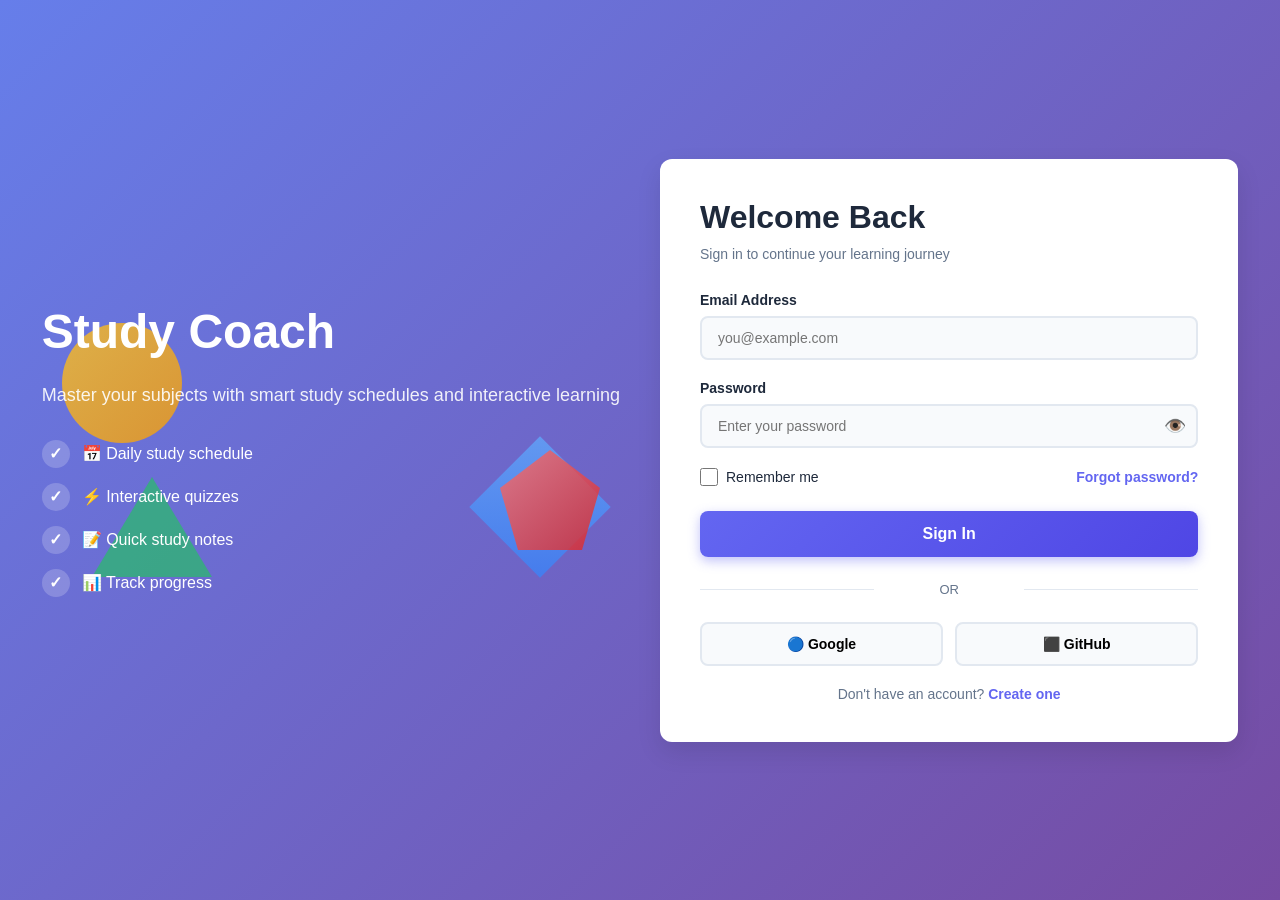
<file: index.html>
<!DOCTYPE html>
<html lang="en">
<head>
    <meta charset="UTF-8">
    <meta name="viewport" content="width=device-width, initial-scale=1.0">
    <title>Study Coach - Learn Smarter</title>
    <link rel="stylesheet" href="css/style.css">
    <link rel="stylesheet" href="https://cdnjs.cloudflare.com/ajax/libs/font-awesome/6.4.0/css/all.min.css">
</head>
<body>
    <div id="app"></div>
    <script src="js/app.js"></script>
</body>
</html>
</file>
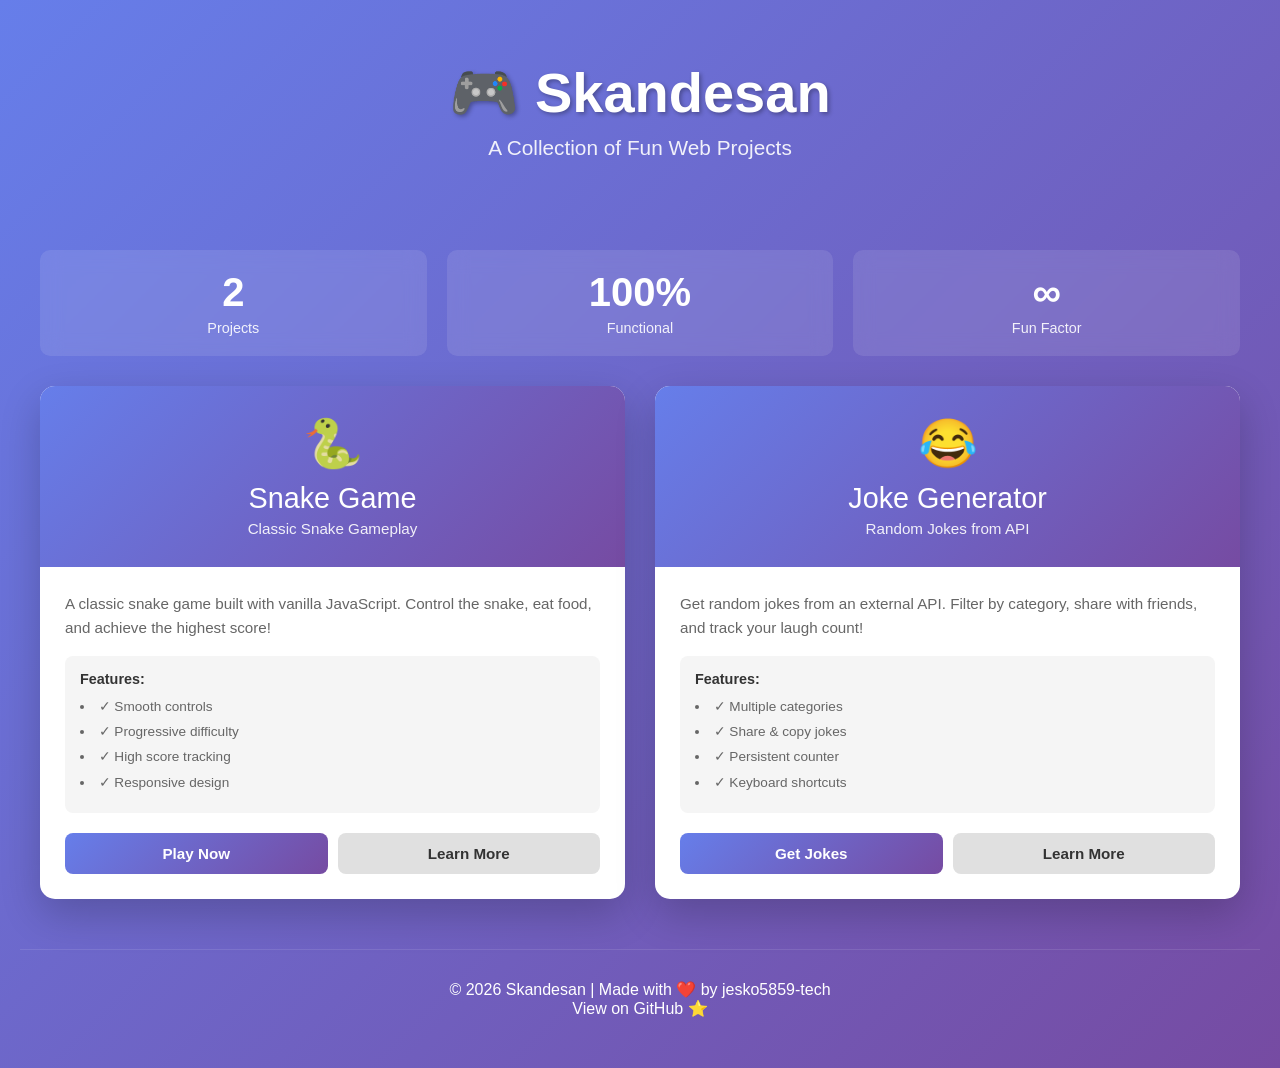
<file: projects-hub.html>
<!DOCTYPE html>
<html lang="en">
<head>
    <meta charset="UTF-8">
    <meta name="viewport" content="width=device-width, initial-scale=1.0">
    <title>Skandesan - Projects Hub</title>
    <style>
        * {
            margin: 0;
            padding: 0;
            box-sizing: border-box;
        }

        body {
            font-family: 'Segoe UI', Tahoma, Geneva, Verdana, sans-serif;
            background: linear-gradient(135deg, #667eea 0%, #764ba2 100%);
            min-height: 100vh;
            padding: 20px;
        }

        .container {
            max-width: 1200px;
            margin: 0 auto;
        }

        header {
            text-align: center;
            color: white;
            margin-bottom: 50px;
            padding: 40px 20px;
        }

        header h1 {
            font-size: 3.5em;
            margin-bottom: 10px;
            text-shadow: 2px 2px 4px rgba(0, 0, 0, 0.3);
        }

        header p {
            font-size: 1.3em;
            opacity: 0.9;
        }

        .projects-grid {
            display: grid;
            grid-template-columns: repeat(auto-fit, minmax(320px, 1fr));
            gap: 30px;
            margin-bottom: 50px;
        }

        .project-card {
            background: white;
            border-radius: 15px;
            overflow: hidden;
            box-shadow: 0 15px 40px rgba(0, 0, 0, 0.2);
            transition: all 0.3s ease;
            cursor: pointer;
        }

        .project-card:hover {
            transform: translateY(-10px);
            box-shadow: 0 25px 50px rgba(0, 0, 0, 0.3);
        }

        .project-header {
            background: linear-gradient(135deg, #667eea 0%, #764ba2 100%);
            color: white;
            padding: 30px 20px;
            text-align: center;
        }

        .project-emoji {
            font-size: 3em;
            margin-bottom: 10px;
        }

        .project-title {
            font-size: 1.8em;
            margin-bottom: 5px;
        }

        .project-subtitle {
            font-size: 0.95em;
            opacity: 0.9;
        }

        .project-body {
            padding: 25px;
        }

        .project-description {
            color: #666;
            margin-bottom: 15px;
            line-height: 1.6;
            font-size: 0.95em;
        }

        .features {
            background: #f5f5f5;
            padding: 15px;
            border-radius: 8px;
            margin-bottom: 20px;
        }

        .features h4 {
            color: #333;
            margin-bottom: 10px;
            font-size: 0.9em;
        }

        .features ul {
            list-style-position: inside;
            color: #666;
            font-size: 0.85em;
            line-height: 1.5;
        }

        .features li {
            margin-bottom: 5px;
        }

        .btn-container {
            display: flex;
            gap: 10px;
        }

        .btn {
            flex: 1;
            padding: 12px;
            border: none;
            border-radius: 8px;
            font-weight: 600;
            cursor: pointer;
            transition: all 0.3s ease;
            text-decoration: none;
            display: inline-block;
            text-align: center;
            font-size: 0.95em;
        }

        .btn-primary {
            background: linear-gradient(135deg, #667eea 0%, #764ba2 100%);
            color: white;
        }

        .btn-primary:hover {
            transform: translateY(-2px);
            box-shadow: 0 8px 20px rgba(102, 126, 234, 0.4);
        }

        .btn-secondary {
            background: #e0e0e0;
            color: #333;
        }

        .btn-secondary:hover {
            background: #d0d0d0;
        }

        footer {
            text-align: center;
            color: white;
            padding: 30px 20px;
            border-top: 1px solid rgba(255, 255, 255, 0.1);
            margin-top: 50px;
        }

        .stats {
            display: grid;
            grid-template-columns: repeat(auto-fit, minmax(150px, 1fr));
            gap: 20px;
            margin-bottom: 30px;
            text-align: center;
            color: white;
        }

        .stat-card {
            background: rgba(255, 255, 255, 0.1);
            padding: 20px;
            border-radius: 10px;
            backdrop-filter: blur(10px);
        }

        .stat-number {
            font-size: 2.5em;
            font-weight: bold;
            margin-bottom: 5px;
        }

        .stat-label {
            font-size: 0.9em;
            opacity: 0.9;
        }

        @media (max-width: 768px) {
            header h1 {
                font-size: 2.5em;
            }

            .projects-grid {
                grid-template-columns: 1fr;
                gap: 20px;
            }

            .btn-container {
                flex-direction: column;
            }
        }
    </style>
</head>
<body>
    <div class="container">
        <header>
            <h1>🎮 Skandesan</h1>
            <p>A Collection of Fun Web Projects</p>
        </header>

        <div class="stats">
            <div class="stat-card">
                <div class="stat-number">2</div>
                <div class="stat-label">Projects</div>
            </div>
            <div class="stat-card">
                <div class="stat-number">100%</div>
                <div class="stat-label">Functional</div>
            </div>
            <div class="stat-card">
                <div class="stat-number">∞</div>
                <div class="stat-label">Fun Factor</div>
            </div>
        </div>

        <div class="projects-grid">
            <!-- Snake Game Card -->
            <div class="project-card">
                <div class="project-header">
                    <div class="project-emoji">🐍</div>
                    <div class="project-title">Snake Game</div>
                    <div class="project-subtitle">Classic Snake Gameplay</div>
                </div>
                <div class="project-body">
                    <p class="project-description">
                        A classic snake game built with vanilla JavaScript. Control the snake, eat food, and achieve the highest score!
                    </p>
                    <div class="features">
                        <h4>Features:</h4>
                        <ul>
                            <li>✓ Smooth controls</li>
                            <li>✓ Progressive difficulty</li>
                            <li>✓ High score tracking</li>
                            <li>✓ Responsive design</li>
                        </ul>
                    </div>
                    <div class="btn-container">
                        <a href="index.html" class="btn btn-primary">Play Now</a>
                        <a href="README.md" class="btn btn-secondary">Learn More</a>
                    </div>
                </div>
            </div>

            <!-- Joke Generator Card -->
            <div class="project-card">
                <div class="project-header">
                    <div class="project-emoji">😂</div>
                    <div class="project-title">Joke Generator</div>
                    <div class="project-subtitle">Random Jokes from API</div>
                </div>
                <div class="project-body">
                    <p class="project-description">
                        Get random jokes from an external API. Filter by category, share with friends, and track your laugh count!
                    </p>
                    <div class="features">
                        <h4>Features:</h4>
                        <ul>
                            <li>✓ Multiple categories</li>
                            <li>✓ Share & copy jokes</li>
                            <li>✓ Persistent counter</li>
                            <li>✓ Keyboard shortcuts</li>
                        </ul>
                    </div>
                    <div class="btn-container">
                        <a href="joke-index.html" class="btn btn-primary">Get Jokes</a>
                        <a href="README-JOKE.md" class="btn btn-secondary">Learn More</a>
                    </div>
                </div>
            </div>
        </div>
    </div>

    <footer>
        <p>&copy; 2026 Skandesan | Made with ❤️ by jesko5859-tech</p>
        <p>
            <a href="https://github.com/jesko5859-tech/Skandesan" style="color: white; text-decoration: none;">
                View on GitHub ⭐
            </a>
        </p>
    </footer>
</body>
</html>
</file>
<file: css/style.css>
:root {
    --primary: #6366f1;
    --primary-light: #818cf8;
    --primary-dark: #4f46e5;
    --secondary: #ec4899;
    --success: #10b981;
    --warning: #f59e0b;
    --danger: #ef4444;
    --bg-light: #f8fafc;
    --bg-white: #ffffff;
    --text-dark: #1e293b;
    --text-gray: #64748b;
    --border-color: #e2e8f0;
    --radius: 12px;
    --shadow: 0 4px 6px rgba(0, 0, 0, 0.07);
    --shadow-lg: 0 10px 25px rgba(0, 0, 0, 0.1);
}

* {
    margin: 0;
    padding: 0;
    box-sizing: border-box;
}

body {
    font-family: 'Segoe UI', Tahoma, Geneva, Verdana, sans-serif;
    color: var(--text-dark);
    min-height: 100vh;
}

/* ==================== LOGIN PAGE ==================== */
.login-container {
    min-height: 100vh;
    display: flex;
    align-items: center;
    justify-content: center;
    padding: 20px;
    background: linear-gradient(135deg, #667eea 0%, #764ba2 100%);
}

.login-wrapper {
    display: grid;
    grid-template-columns: 1fr 1fr;
    gap: 40px;
    align-items: center;
    max-width: 1200px;
}

.login-visual {
    display: flex;
    align-items: center;
    justify-content: center;
    gap: 20px;
    position: relative;
}

.geometric-shape {
    position: absolute;
    opacity: 0.8;
    animation: float 6s ease-in-out infinite;
}

.shape-circle {
    width: 120px;
    height: 120px;
    background: linear-gradient(135deg, #fbbf24, #f59e0b);
    border-radius: 50%;
    top: 20px;
    left: 20px;
    animation-delay: 0s;
}

.shape-square {
    width: 100px;
    height: 100px;
    background: linear-gradient(135deg, #60a5fa, #3b82f6);
    transform: rotate(45deg);
    bottom: 40px;
    right: 30px;
    animation-delay: 2s;
}

.shape-triangle {
    width: 0;
    height: 0;
    border-left: 60px solid transparent;
    border-right: 60px solid transparent;
    border-bottom: 100px solid rgba(34, 197, 94, 0.8);
    bottom: 20px;
    left: 50px;
    animation-delay: 4s;
}

.shape-pentagon {
    width: 100px;
    height: 100px;
    background: linear-gradient(135deg, #f87171, #dc2626);
    clip-path: polygon(50% 0%, 100% 38%, 82% 100%, 18% 100%, 0% 38%);
    top: 50%;
    right: 20px;
    animation-delay: 1s;
}

@keyframes float {
    0%, 100% { transform: translateY(0px) rotate(0deg); }
    50% { transform: translateY(20px) rotate(10deg); }
}

.login-hero-text {
    color: white;
    z-index: 10;
    position: relative;
}

.login-hero-text h1 {
    font-size: 48px;
    font-weight: 700;
    margin-bottom: 20px;
    line-height: 1.2;
}

.login-hero-text p {
    font-size: 18px;
    opacity: 0.9;
    margin-bottom: 30px;
    line-height: 1.6;
}

.features-list {
    display: flex;
    flex-direction: column;
    gap: 15px;
}

.feature-item {
    display: flex;
    align-items: center;
    gap: 12px;
    color: white;
    font-size: 16px;
    animation: slideInLeft 0.6s ease forwards;
    opacity: 0;
}

.feature-item:nth-child(1) { animation-delay: 0.2s; }
.feature-item:nth-child(2) { animation-delay: 0.4s; }
.feature-item:nth-child(3) { animation-delay: 0.6s; }
.feature-item:nth-child(4) { animation-delay: 0.8s; }

@keyframes slideInLeft {
    from { opacity: 0; transform: translateX(-30px); }
    to { opacity: 1; transform: translateX(0); }
}

.feature-item::before {
    content: '\2713';
    width: 28px;
    height: 28px;
    background: rgba(255, 255, 255, 0.2);
    border-radius: 50%;
    display: flex;
    align-items: center;
    justify-content: center;
    font-weight: bold;
}

.login-form {
    background: var(--bg-white);
    padding: 40px;
    border-radius: var(--radius);
    box-shadow: var(--shadow-lg);
    animation: slideUp 0.6s ease;
}

@keyframes slideUp {
    from { opacity: 0; transform: translateY(30px); }
    to { opacity: 1; transform: translateY(0); }
}

.login-form h2 {
    font-size: 32px;
    margin-bottom: 10px;
    color: var(--text-dark);
}

.login-form p {
    color: var(--text-gray);
    margin-bottom: 30px;
    font-size: 14px;
}

.form-group {
    margin-bottom: 20px;
}

.form-group label {
    display: block;
    margin-bottom: 8px;
    color: var(--text-dark);
    font-weight: 600;
    font-size: 14px;
}

.form-group input,
.form-group select {
    width: 100%;
    padding: 12px 16px;
    border: 2px solid var(--border-color);
    border-radius: 8px;
    font-size: 14px;
    transition: all 0.3s ease;
    background: var(--bg-light);
}

.form-group input:focus,
.form-group select:focus {
    outline: none;
    border-color: var(--primary);
    box-shadow: 0 0 0 3px rgba(99, 102, 241, 0.1);
    background: var(--bg-white);
}

.password-field {
    position: relative;
}

.toggle-password {
    position: absolute;
    right: 12px;
    top: 50%;
    transform: translateY(-50%);
    cursor: pointer;
    color: var(--text-gray);
    font-size: 18px;
}

.form-options {
    display: flex;
    justify-content: space-between;
    align-items: center;
    margin-bottom: 25px;
    font-size: 14px;
}

.checkbox-group {
    display: flex;
    align-items: center;
    gap: 8px;
}

.checkbox-group input[type="checkbox"] {
    width: 18px;
    height: 18px;
    cursor: pointer;
    accent-color: var(--primary);
}

.form-options a {
    color: var(--primary);
    text-decoration: none;
    font-weight: 600;
    transition: color 0.3s ease;
}

.form-options a:hover {
    color: var(--primary-dark);
}

.btn-login {
    width: 100%;
    padding: 14px;
    background: linear-gradient(135deg, var(--primary), var(--primary-dark));
    color: white;
    border: none;
    border-radius: 8px;
    font-size: 16px;
    font-weight: 600;
    cursor: pointer;
    transition: all 0.3s ease;
    box-shadow: 0 4px 12px rgba(99, 102, 241, 0.4);
}

.btn-login:hover {
    transform: translateY(-2px);
    box-shadow: 0 6px 20px rgba(99, 102, 241, 0.6);
}

.btn-login:active {
    transform: translateY(0);
}

.signup-link {
    text-align: center;
    margin-top: 20px;
    color: var(--text-gray);
    font-size: 14px;
}

.signup-link a {
    color: var(--primary);
    text-decoration: none;
    font-weight: 600;
    cursor: pointer;
}

.divider {
    text-align: center;
    margin: 25px 0;
    position: relative;
    color: var(--text-gray);
    font-size: 13px;
}

.divider::before {
    content: '';
    position: absolute;
    left: 0;
    top: 50%;
    width: 35%;
    height: 1px;
    background: var(--border-color);
}

.divider::after {
    content: '';
    position: absolute;
    right: 0;
    top: 50%;
    width: 35%;
    height: 1px;
    background: var(--border-color);
}

.social-buttons {
    display: grid;
    grid-template-columns: 1fr 1fr;
    gap: 12px;
}

.btn-social {
    padding: 12px;
    border: 2px solid var(--border-color);
    border-radius: 8px;
    background: var(--bg-light);
    cursor: pointer;
    font-size: 14px;
    font-weight: 600;
    transition: all 0.3s ease;
}

.btn-social:hover {
    border-color: var(--primary);
    background: rgba(99, 102, 241, 0.05);
}

/* ==================== DASHBOARD PAGE ==================== */
.dashboard-container {
    display: flex;
    height: 100vh;
    background: var(--bg-light);
}

.sidebar {
    width: 280px;
    background: var(--bg-white);
    border-right: 1px solid var(--border-color);
    padding: 30px 20px;
    overflow-y: auto;
    box-shadow: var(--shadow);
}

.logo {
    font-size: 24px;
    font-weight: 700;
    color: var(--primary);
    margin-bottom: 40px;
    display: flex;
    align-items: center;
    gap: 10px;
}

.nav-menu {
    list-style: none;
}

.nav-item {
    margin-bottom: 8px;
}

.nav-link {
    display: flex;
    align-items: center;
    gap: 12px;
    padding: 12px 16px;
    color: var(--text-gray);
    text-decoration: none;
    border-radius: 8px;
    transition: all 0.3s ease;
    cursor: pointer;
    font-size: 15px;
    font-weight: 500;
}

.nav-link:hover,
.nav-link.active {
    color: var(--primary);
    background: rgba(99, 102, 241, 0.1);
}

.main-content {
    flex: 1;
    display: flex;
    flex-direction: column;
    overflow: hidden;
}

.top-bar {
    background: var(--bg-white);
    padding: 20px 30px;
    border-bottom: 1px solid var(--border-color);
    display: flex;
    justify-content: space-between;
    align-items: center;
    box-shadow: var(--shadow);
}

.search-bar {
    flex: 1;
    max-width: 400px;
    display: flex;
    align-items: center;
    gap: 10px;
    background: var(--bg-light);
    padding: 10px 16px;
    border-radius: 8px;
    border: 1px solid var(--border-color);
}

.search-bar input {
    flex: 1;
    border: none;
    background: transparent;
    outline: none;
    font-size: 14px;
}

.user-menu {
    display: flex;
    align-items: center;
    gap: 20px;
}

.notification-icon {
    position: relative;
    cursor: pointer;
    font-size: 20px;
}

.notification-badge {
    position: absolute;
    top: -8px;
    right: -8px;
    width: 20px;
    height: 20px;
    background: var(--danger);
    color: white;
    border-radius: 50%;
    display: flex;
    align-items: center;
    justify-content: center;
    font-size: 12px;
    font-weight: bold;
}

.user-profile {
    display: flex;
    align-items: center;
    gap: 12px;
    cursor: pointer;
}

.user-avatar {
    width: 40px;
    height: 40px;
    border-radius: 50%;
    background: linear-gradient(135deg, var(--primary), var(--secondary));
    display: flex;
    align-items: center;
    justify-content: center;
    color: white;
    font-weight: bold;
    font-size: 18px;
}

.content-area {
    flex: 1;
    overflow-y: auto;
    padding: 30px;
}

.section {
    display: none;
}

.section.active {
    display: block;
    animation: fadeIn 0.3s ease;
}

@keyframes fadeIn {
    from { opacity: 0; transform: translateY(10px); }
    to { opacity: 1; transform: translateY(0); }
}

.section-title {
    font-size: 28px;
    font-weight: 700;
    margin-bottom: 30px;
    color: var(--text-dark);
}

/* ==================== DASHBOARD - HOME ==================== */
.dashboard-grid {
    display: grid;
    grid-template-columns: repeat(auto-fit, minmax(280px, 1fr));
    gap: 20px;
    margin-bottom: 40px;
}

.card {
    background: var(--bg-white);
    border-radius: var(--radius);
    padding: 24px;
    box-shadow: var(--shadow);
    transition: all 0.3s ease;
    border: 1px solid var(--border-color);
}

.card:hover {
    transform: translateY(-5px);
    box-shadow: var(--shadow-lg);
}

.stat-card {
    position: relative;
    overflow: hidden;
}

.stat-card::before {
    content: '';
    position: absolute;
    top: 0;
    right: -50px;
    width: 150px;
    height: 150px;
    background: var(--geometric-pattern);
    opacity: 0.05;
    border-radius: 50%;
}

.stat-value {
    font-size: 32px;
    font-weight: 700;
    color: var(--primary);
    margin-bottom: 8px;
}

.stat-label {
    color: var(--text-gray);
    font-size: 14px;
    font-weight: 600;
}

.progress-bar {
    width: 100%;
    height: 8px;
    background: var(--border-color);
    border-radius: 4px;
    overflow: hidden;
    margin-top: 12px;
}

.progress-fill {
    height: 100%;
    background: linear-gradient(90deg, var(--primary), var(--primary-light));
    border-radius: 4px;
    transition: width 0.3s ease;
}

/* ==================== CAROUSEL SLIDER ==================== */
.carousel-container {
    position: relative;
    background: var(--bg-white);
    border-radius: var(--radius);
    overflow: hidden;
    box-shadow: var(--shadow-lg);
    margin-bottom: 40px;
    height: 400px;
}

.carousel-wrapper {
    display: flex;
    width: 100%;
    height: 100%;
    position: relative;
}

.carousel-slide {
    min-width: 100%;
    height: 100%;
    display: flex;
    align-items: center;
    justify-content: center;
    padding: 40px;
    background: linear-gradient(135deg, var(--primary), var(--primary-dark));
    color: white;
    text-align: center;
    animation: fadeInCarousel 0.5s ease;
    position: relative;
}

@keyframes fadeInCarousel {
    from { opacity: 0; }
    to { opacity: 1; }
}

.carousel-slide-content {
    max-width: 600px;
}

.carousel-slide-time {
    font-size: 14px;
    opacity: 0.9;
    margin-bottom: 10px;
}

.carousel-slide-subject {
    font-size: 36px;
    font-weight: 700;
    margin-bottom: 15px;
}

.carousel-slide-topic {
    font-size: 18px;
    opacity: 0.95;
    margin-bottom: 20px;
}

.carousel-slide-duration {
    font-size: 16px;
    display: inline-block;
    background: rgba(255, 255, 255, 0.2);
    padding: 8px 16px;
    border-radius: 20px;
}

/* Geometric decorations in carousel */
.carousel-decoration {
    position: absolute;
    opacity: 0.1;
    pointer-events: none;
}

.carousel-circle {
    width: 300px;
    height: 300px;
    background: white;
    border-radius: 50%;
    top: -100px;
    right: -100px;
}

.carousel-square {
    width: 200px;
    height: 200px;
    background: white;
    transform: rotate(45deg);
    bottom: -80px;
    left: -80px;
}

.carousel-controls {
    position: absolute;
    bottom: 30px;
    left: 50%;
    transform: translateX(-50%);
    display: flex;
    gap: 10px;
    z-index: 10;
}

.carousel-dot {
    width: 10px;
    height: 10px;
    background: rgba(255, 255, 255, 0.5);
    border-radius: 50%;
    cursor: pointer;
    transition: all 0.3s ease;
}

.carousel-dot.active {
    background: white;
    width: 30px;
    border-radius: 5px;
}

.carousel-nav {
    position: absolute;
    top: 50%;
    transform: translateY(-50%);
    width: 50px;
    height: 50px;
    background: rgba(255, 255, 255, 0.2);
    border: none;
    color: white;
    font-size: 24px;
    cursor: pointer;
    border-radius: 50%;
    display: flex;
    align-items: center;
    justify-content: center;
    transition: all 0.3s ease;
    z-index: 5;
}

.carousel-nav:hover {
    background: rgba(255, 255, 255, 0.4);
}

.carousel-prev {
    left: 20px;
}

.carousel-next {
    right: 20px;
}

/* ==================== TIMETABLE ==================== */
.timetable-header {
    display: flex;
    justify-content: space-between;
    align-items: center;
    margin-bottom: 30px;
}

.timetable-wrapper {
    background: var(--bg-white);
    border-radius: var(--radius);
    overflow: hidden;
    box-shadow: var(--shadow);
    border: 1px solid var(--border-color);
}

.timetable {
    width: 100%;
    border-collapse: collapse;
}

.timetable th {
    background: linear-gradient(135deg, var(--primary), var(--primary-dark));
    color: white;
    padding: 16px;
    text-align: left;
    font-weight: 600;
    font-size: 14px;
}

.timetable td {
    padding: 16px;
    border-bottom: 1px solid var(--border-color);
}

.timetable tr:hover {
    background: var(--bg-light);
}

.time-slot {
    font-weight: 600;
    color: var(--primary);
}

.subject-badge {
    display: inline-block;
    padding: 6px 12px;
    border-radius: 6px;
    font-size: 13px;
    font-weight: 600;
}

.subject-badge.math {
    background: rgba(99, 102, 241, 0.1);
    color: var(--primary);
}

.subject-badge.english {
    background: rgba(16, 185, 129, 0.1);
    color: var(--success);
}

.subject-badge.science {
    background: rgba(245, 158, 11, 0.1);
    color: var(--warning);
}

.subject-badge.history {
    background: rgba(236, 72, 153, 0.1);
    color: var(--secondary);
}

.btn-add-schedule {
    display: inline-flex;
    align-items: center;
    gap: 8px;
    padding: 12px 20px;
    background: linear-gradient(135deg, var(--primary), var(--primary-dark));
    color: white;
    border: none;
    border-radius: 8px;
    font-weight: 600;
    cursor: pointer;
    transition: all 0.3s ease;
}

.btn-add-schedule:hover {
    transform: translateY(-2px);
    box-shadow: 0 4px 12px rgba(99, 102, 241, 0.4);
}

/* ==================== NOTES ==================== */
.notes-container {
    display: grid;
    grid-template-columns: repeat(auto-fill, minmax(300px, 1fr));
    gap: 20px;
}

.note-card {
    background: var(--bg-white);
    border-radius: var(--radius);
    padding: 20px;
    box-shadow: var(--shadow);
    border-left: 4px solid var(--primary);
    transition: all 0.3s ease;
    cursor: pointer;
    position: relative;
}

.note-card:hover {
    transform: translateY(-5px);
    box-shadow: var(--shadow-lg);
}

.note-card.science {
    border-left-color: var(--warning);
}

.note-card.english {
    border-left-color: var(--success);
}

.note-card.history {
    border-left-color: var(--secondary);
}

.note-header {
    display: flex;
    justify-content: space-between;
    align-items: start;
    margin-bottom: 12px;
}

.note-title {
    font-size: 18px;
    font-weight: 700;
    color: var(--text-dark);
}

.note-date {
    font-size: 12px;
    color: var(--text-gray);
}

.note-content {
    color: var(--text-gray);
    font-size: 14px;
    line-height: 1.6;
    margin-bottom: 16px;
    max-height: 100px;
    overflow: hidden;
}

.note-footer {
    display: flex;
    justify-content: space-between;
    align-items: center;
    border-top: 1px solid var(--border-color);
    padding-top: 12px;
}

.note-category {
    font-size: 12px;
    font-weight: 600;
    color: var(--text-gray);
}

.note-actions {
    display: flex;
    gap: 8px;
}

.icon-btn {
    width: 32px;
    height: 32px;
    border: none;
    background: var(--bg-light);
    border-radius: 6px;
    cursor: pointer;
    display: flex;
    align-items: center;
    justify-content: center;
    transition: all 0.3s ease;
    color: var(--text-gray);
}

.icon-btn:hover {
    background: var(--primary);
    color: white;
}

.btn-new-note {
    display: inline-flex;
    align-items: center;
    gap: 8px;
    padding: 12px 20px;
    background: linear-gradient(135deg, var(--primary), var(--primary-dark));
    color: white;
    border: none;
    border-radius: 8px;
    font-weight: 600;
    cursor: pointer;
    margin-bottom: 30px;
    transition: all 0.3s ease;
}

.btn-new-note:hover {
    transform: translateY(-2px);
    box-shadow: 0 4px 12px rgba(99, 102, 241, 0.4);
}

/* ==================== QUIZZES ==================== */
.quiz-list {
    display: grid;
    grid-template-columns: repeat(auto-fill, minmax(320px, 1fr));
    gap: 20px;
}

.quiz-card {
    background: var(--bg-white);
    border-radius: var(--radius);
    overflow: hidden;
    box-shadow: var(--shadow);
    border: 1px solid var(--border-color);
    transition: all 0.3s ease;
}

.quiz-card:hover {
    transform: translateY(-5px);
    box-shadow: var(--shadow-lg);
}

.quiz-header {
    padding: 20px;
    background: linear-gradient(135deg, var(--primary), var(--primary-dark));
    color: white;
}

.quiz-title {
    font-size: 18px;
    font-weight: 700;
    margin-bottom: 8px;
}

.quiz-questions {
    font-size: 13px;
    opacity: 0.9;
}

.quiz-body {
    padding: 20px;
}

.quiz-meta {
    display: grid;
    grid-template-columns: 1fr 1fr;
    gap: 15px;
    margin-bottom: 20px;
}

.quiz-stat {
    text-align: center;
    padding: 12px;
    background: var(--bg-light);
    border-radius: 8px;
}

.quiz-stat-value {
    font-size: 20px;
    font-weight: 700;
    color: var(--primary);
}

.quiz-stat-label {
    font-size: 12px;
    color: var(--text-gray);
    margin-top: 4px;
}

.btn-start-quiz {
    width: 100%;
    padding: 12px;
    background: linear-gradient(135deg, var(--primary), var(--primary-dark));
    color: white;
    border: none;
    border-radius: 8px;
    font-weight: 600;
    cursor: pointer;
    transition: all 0.3s ease;
}

.btn-start-quiz:hover {
    transform: translateY(-2px);
    box-shadow: 0 4px 12px rgba(99, 102, 241, 0.4);
}

.btn-new-quiz {
    display: inline-flex;
    align-items: center;
    gap: 8px;
    padding: 12px 20px;
    background: linear-gradient(135deg, var(--primary), var(--primary-dark));
    color: white;
    border: none;
    border-radius: 8px;
    font-weight: 600;
    cursor: pointer;
    margin-bottom: 30px;
    transition: all 0.3s ease;
}

.btn-new-quiz:hover {
    transform: translateY(-2px);
    box-shadow: 0 4px 12px rgba(99, 102, 241, 0.4);
}

/* ==================== QUIZ VIEW ==================== */
.quiz-container {
    max-width: 800px;
    margin: 0 auto;
    background: var(--bg-white);
    border-radius: var(--radius);
    overflow: hidden;
    box-shadow: var(--shadow-lg);
    border: 1px solid var(--border-color);
}

.quiz-progress {
    height: 6px;
    background: var(--border-color);
}

.quiz-progress-fill {
    height: 100%;
    background: linear-gradient(90deg, var(--primary), var(--primary-light));
    transition: width 0.3s ease;
}

.quiz-question-section {
    padding: 40px;
}

.quiz-question-number {
    font-size: 13px;
    font-weight: 600;
    color: var(--primary);
    margin-bottom: 12px;
}

.quiz-question-text {
    font-size: 24px;
    font-weight: 700;
    color: var(--text-dark);
    margin-bottom: 30px;
    line-height: 1.4;
}

.quiz-options {
    display: flex;
    flex-direction: column;
    gap: 12px;
    margin-bottom: 30px;
}

.quiz-option {
    padding: 16px;
    border: 2px solid var(--border-color);
    border-radius: 8px;
    cursor: pointer;
    transition: all 0.3s ease;
    background: var(--bg-light);
    display: flex;
    align-items: center;
    gap: 12px;
    font-size: 16px;
    font-weight: 500;
}

.quiz-option:hover {
    border-color: var(--primary);
    background: rgba(99, 102, 241, 0.05);
}

.quiz-option input[type="radio"] {
    width: 20px;
    height: 20px;
    cursor: pointer;
    accent-color: var(--primary);
}

.quiz-option.selected {
    border-color: var(--primary);
    background: rgba(99, 102, 241, 0.1);
}

.quiz-option.correct {
    border-color: var(--success);
    background: rgba(16, 185, 129, 0.1);
}

.quiz-option.incorrect {
    border-color: var(--danger);
    background: rgba(239, 68, 68, 0.1);
}

.quiz-nav-buttons {
    display: flex;
    gap: 12px;
    padding: 40px;
    justify-content: space-between;
    border-top: 1px solid var(--border-color);
}

.btn-prev,
.btn-next,
.btn-submit {
    padding: 12px 24px;
    border: 2px solid var(--border-color);
    border-radius: 8px;
    cursor: pointer;
    font-weight: 600;
    transition: all 0.3s ease;
    font-size: 15px;
}

.btn-prev {
    background: var(--bg-light);
    color: var(--text-dark);
}

.btn-prev:hover {
    border-color: var(--text-dark);
}

.btn-next {
    background: linear-gradient(135deg, var(--primary), var(--primary-dark));
    color: white;
    border-color: var(--primary);
}

.btn-next:hover {
    transform: translateY(-2px);
    box-shadow: 0 4px 12px rgba(99, 102, 241, 0.4);
}

.btn-submit {
    background: linear-gradient(135deg, var(--success), #059669);
    color: white;
    border-color: var(--success);
    flex: 1;
}

.btn-submit:hover {
    transform: translateY(-2px);
    box-shadow: 0 4px 12px rgba(16, 185, 129, 0.4);
}

/* ==================== MODAL ==================== */
.modal {
    display: none;
    position: fixed;
    top: 0;
    left: 0;
    width: 100%;
    height: 100%;
    background: rgba(0, 0, 0, 0.5);
    z-index: 1000;
    align-items: center;
    justify-content: center;
}

.modal.show {
    display: flex;
}

.modal-content {
    background: var(--bg-white);
    border-radius: var(--radius);
    width: 90%;
    max-width: 600px;
    max-height: 90vh;
    overflow-y: auto;
    box-shadow: var(--shadow-lg);
    animation: slideUp 0.3s ease;
}

.modal-header {
    display: flex;
    justify-content: space-between;
    align-items: center;
    padding: 24px;
    border-bottom: 1px solid var(--border-color);
    background: linear-gradient(135deg, var(--primary), var(--primary-dark));
    color: white;
}

.modal-title {
    font-size: 22px;
    font-weight: 700;
}

.close-btn {
    background: none;
    border: none;
    font-size: 28px;
    cursor: pointer;
    color: white;
    opacity: 0.8;
    transition: opacity 0.3s ease;
}

.close-btn:hover {
    opacity: 1;
}

.modal-body {
    padding: 30px;
}

.modal-footer {
    display: flex;
    gap: 12px;
    padding: 20px 24px;
    border-top: 1px solid var(--border-color);
    justify-content: flex-end;
}

.btn-cancel,
.btn-save {
    padding: 10px 20px;
    border: none;
    border-radius: 8px;
    font-weight: 600;
    cursor: pointer;
    transition: all 0.3s ease;
}

.btn-cancel {
    background: var(--bg-light);
    color: var(--text-dark);
}

.btn-cancel:hover {
    background: var(--border-color);
}

.btn-save {
    background: linear-gradient(135deg, var(--primary), var(--primary-dark));
    color: white;
}

.btn-save:hover {
    transform: translateY(-2px);
    box-shadow: 0 4px 12px rgba(99, 102, 241, 0.4);
}

textarea {
    font-family: inherit;
}

/* ==================== RESPONSIVE ==================== */
@media (max-width: 1024px) {
    .login-wrapper {
        grid-template-columns: 1fr;
    }

    .login-visual {
        display: none;
    }

    .dashboard-container {
        flex-direction: column;
    }

    .sidebar {
        width: 100%;
        height: auto;
        border-right: none;
        border-bottom: 1px solid var(--border-color);
        display: flex;
        justify-content: space-between;
        align-items: center;
        padding: 20px;
    }

    .nav-menu {
        display: flex;
        gap: 10px;
    }

    .nav-item {
        margin-bottom: 0;
    }

    .carousel-nav {
        width: 40px;
        height: 40px;
        font-size: 18px;
    }

    .carousel-prev {
        left: 10px;
    }

    .carousel-next {
        right: 10px;
    }
}

@media (max-width: 640px) {
    .login-form {
        padding: 30px 20px;
    }

    .login-form h2 {
        font-size: 24px;
    }

    .dashboard-grid {
        grid-template-columns: 1fr;
    }

    .social-buttons {
        grid-template-columns: 1fr;
    }

    .quiz-list {
        grid-template-columns: 1fr;
    }

    .notes-container {
        grid-template-columns: 1fr;
    }

    .timetable {
        font-size: 13px;
    }

    .timetable th,
    .timetable td {
        padding: 12px 8px;
    }

    .carousel-slide {
        padding: 20px;
        height: 300px;
    }

    .carousel-slide-subject {
        font-size: 24px;
    }

    .carousel-slide-topic {
        font-size: 14px;
    }

    .carousel-controls {
        bottom: 20px;
    }

    .top-bar {
        flex-direction: column;
        gap: 10px;
    }

    .search-bar {
        max-width: 100%;
    }
}
</file>
